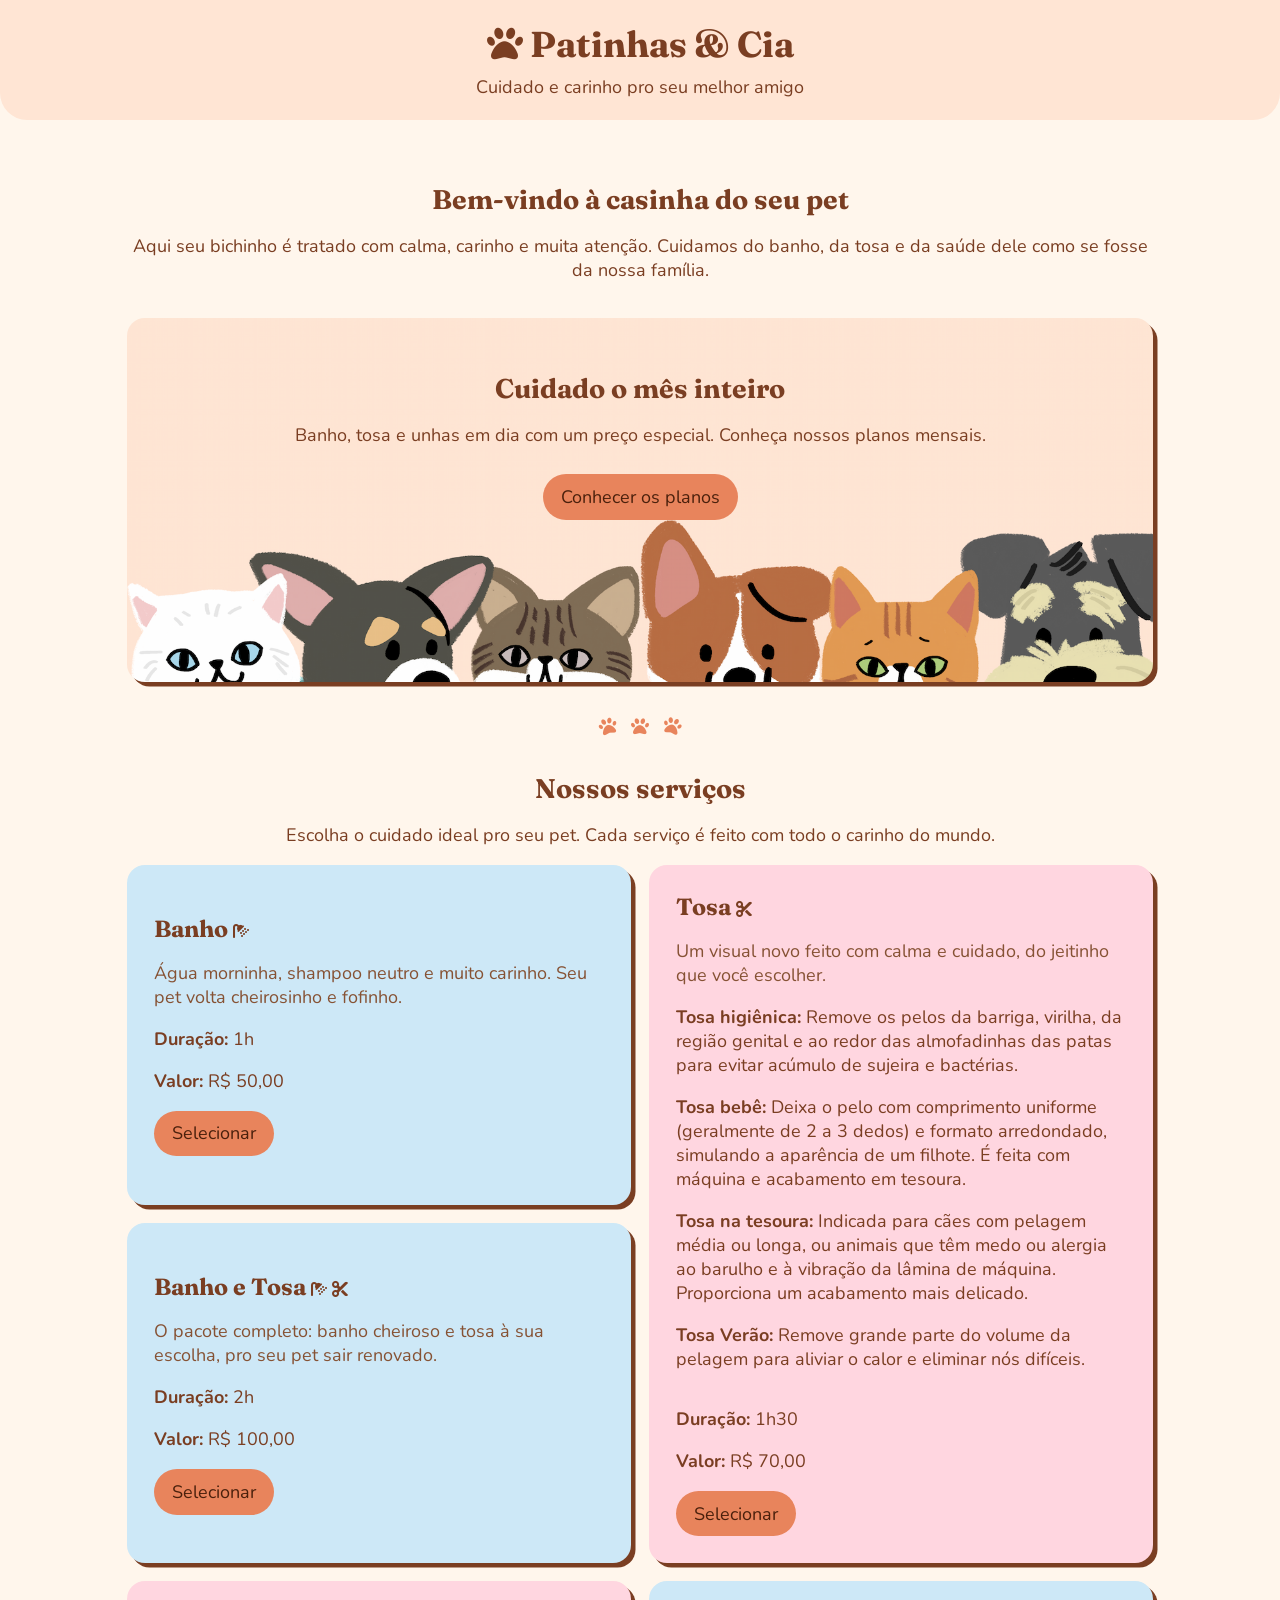
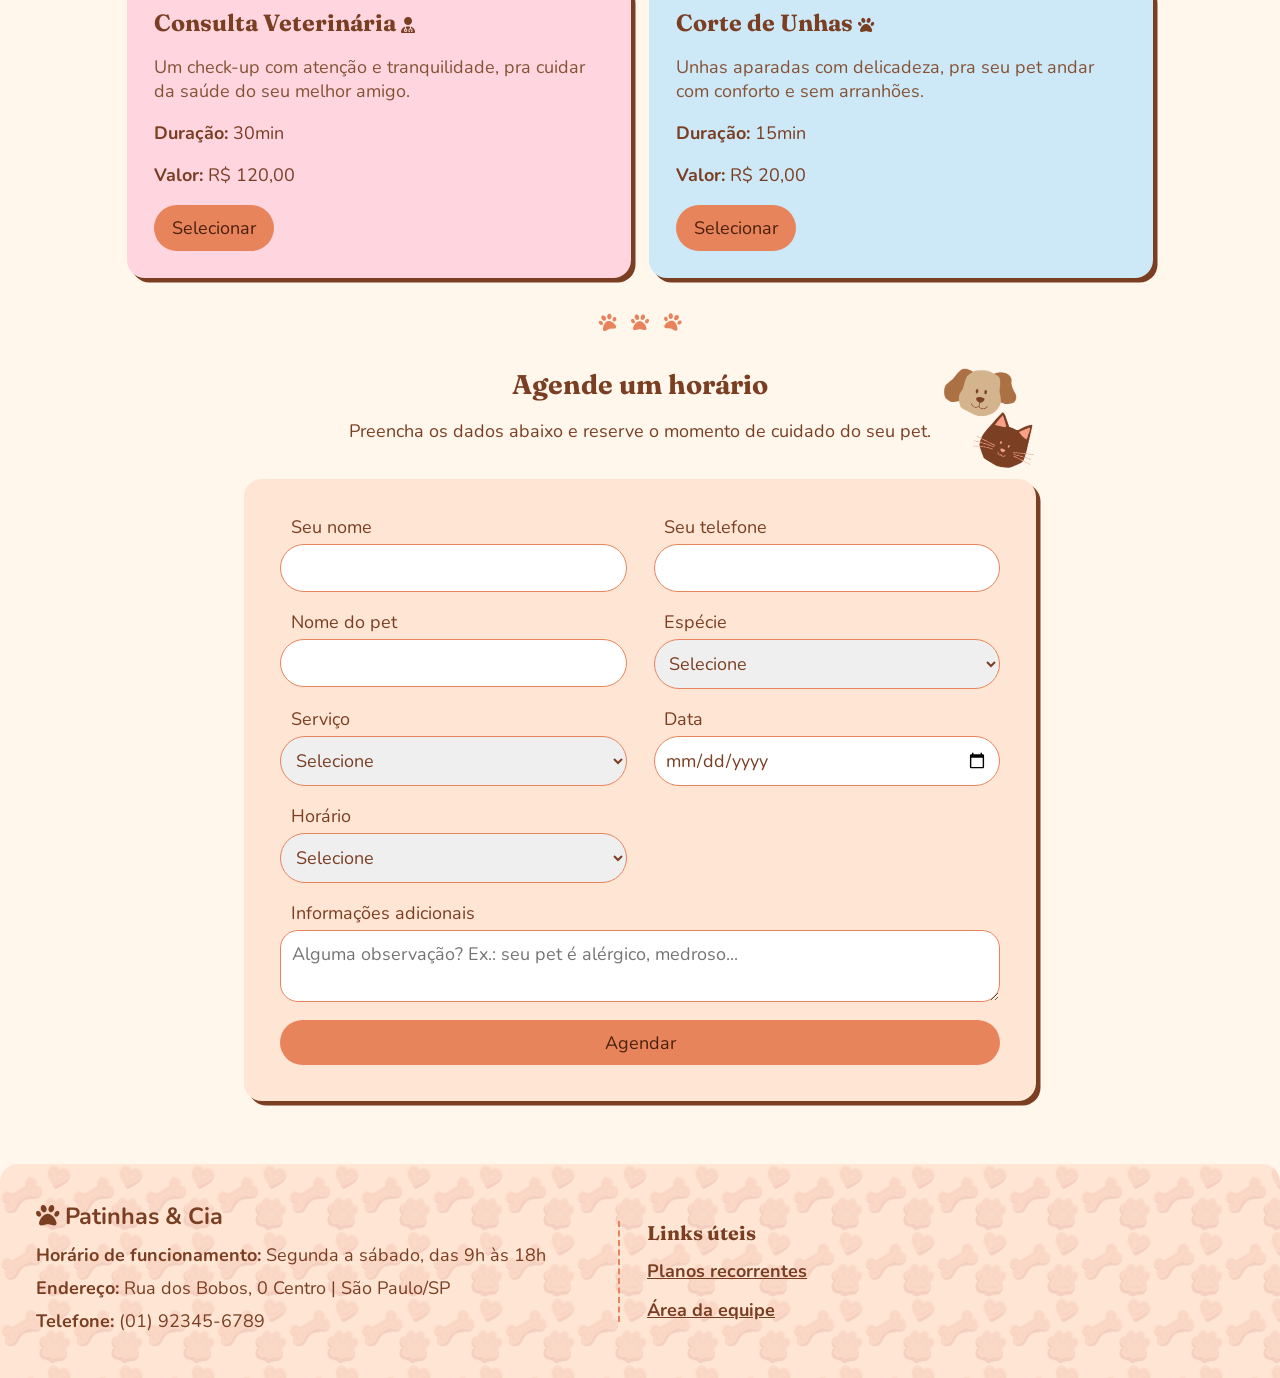
<file: index.html>
<!DOCTYPE html>
<html lang="pt-BR">
<head>
    <meta charset="UTF-8">
    <meta name="viewport" content="width=device-width, initial-scale=1.0">
    <meta name="description" content="Agende banho, tosa e consulta veterinária para o seu pet de um jeito fácil, escolhendo o dia e o horário que preferir.">

    <title>Patinhas &amp; Cia</title>

    <link rel="preconnect" href="https://fonts.googleapis.com">
    <link rel="preconnect" href="https://fonts.gstatic.com" crossorigin>
    <link href="https://fonts.googleapis.com/css2?family=Fraunces:wght@600&family=Nunito:wght@400;600;700&display=swap" rel="stylesheet">
    
    <link rel="stylesheet" href="https://cdnjs.cloudflare.com/ajax/libs/font-awesome/6.5.0/css/all.min.css">
    <link rel="stylesheet" href="styles/style.css">
    <link rel="preload" as="image" href="assets/banner-pets.webp" fetchpriority="high">
</head>
<body>
    <header>
        <h1><i class="fa-solid fa-paw"></i> Patinhas &amp; Cia</h1>
        <p>Cuidado e carinho pro seu melhor amigo</p>
    </header>

    <main>
        <section id="introducao">
            <h2>Bem-vindo à casinha do seu pet</h2>
            <p>Aqui seu bichinho é tratado com calma, carinho e muita atenção. Cuidamos do banho, da tosa e da saúde dele como se fosse da nossa família.</p>
        </section>

        <section id="banner-planos">
            <h2>Cuidado o mês inteiro</h2>
            <p>Banho, tosa e unhas em dia com um preço especial. Conheça nossos planos mensais.</p>
            <a href="planos.html" class="link-botao">Conhecer os planos</a>
        </section>

        <div class="divisoria" aria-hidden="true">
            <i class="fa-solid fa-paw"></i>
            <i class="fa-solid fa-paw"></i>
            <i class="fa-solid fa-paw"></i>
        </div>

        <section id="servicos">
            <div id="servicos-intro">
                <h2>Nossos serviços</h2>
                <p>Escolha o cuidado ideal pro seu pet. Cada serviço é feito com todo o carinho do mundo.</p>
            </div>

            <div id="servicos-cards">
                <article id="banho-info">
                    <h3>Banho <i class="fa-solid fa-shower"></i></h3>
                    <p>Água morninha, shampoo neutro e muito carinho. Seu pet volta cheirosinho e fofinho.</p>
                    <span><strong>Duração:</strong> 1h</span>
                    <span><strong>Valor:</strong> R$ 50,00</span>
                    <button type="button" data-servico="banho">Selecionar</button>
                </article>

                <article id="tosa-info">
                    <h3>Tosa <i class="fa-solid fa-scissors"></i></h3>
                    <p>Um visual novo feito com calma e cuidado, do jeitinho que você escolher.</p>
                    <ul>
                        <li><span>Tosa higiênica:</span> Remove os pelos da barriga, virilha, da região genital e ao redor das almofadinhas das patas para evitar acúmulo de sujeira e bactérias.</li>
                        <li><span>Tosa bebê:</span> Deixa o pelo com comprimento uniforme (geralmente de 2 a 3 dedos) e formato arredondado, simulando a aparência de um filhote. É feita com máquina e acabamento em tesoura.</li>
                        <li><span>Tosa na tesoura:</span> Indicada para cães com pelagem média ou longa, ou animais que têm medo ou alergia ao barulho e à vibração da lâmina de máquina. Proporciona um acabamento mais delicado.</li>
                        <li><span>Tosa Verão:</span> Remove grande parte do volume da pelagem para aliviar o calor e eliminar nós difíceis.</li>
                    </ul>
                    <span><strong>Duração:</strong> 1h30</span>
                    <span><strong>Valor:</strong> R$ 70,00</span>
                    <button type="button" data-servico="tosa">Selecionar</button>
                </article>

                <article id="banho-e-tosa-info">
                    <h3>Banho e Tosa <i class="fa-solid fa-shower"></i>  <i class="fa-solid fa-scissors"></i></h3>
                    <p>O pacote completo: banho cheiroso e tosa à sua escolha, pro seu pet sair renovado.</p>
                    <span><strong>Duração:</strong> 2h</span>
                    <span><strong>Valor:</strong> R$ 100,00</span>
                    <button type="button" data-servico="banho-e-tosa">Selecionar</button>
                </article>

                <article id="consulta-info">
                    <h3>Consulta Veterinária <i class="fa-solid fa-user-doctor"></i></h3>
                    <p>Um check-up com atenção e tranquilidade, pra cuidar da saúde do seu melhor amigo.</p>
                    <span><strong>Duração:</strong> 30min</span>
                    <span><strong>Valor:</strong> R$ 120,00</span>
                    <button type="button" data-servico="consulta-veterinaria">Selecionar</button>
                </article>

                <article id="corte-unhas-info">
                    <h3>Corte de Unhas <i class="fa-solid fa-paw"></i></h3>
                    <p>Unhas aparadas com delicadeza, pra seu pet andar com conforto e sem arranhões.</p>
                    <span><strong>Duração:</strong> 15min</span>
                    <span><strong>Valor:</strong> R$ 20,00</span>
                    <button type="button" data-servico="corte-de-unhas">Selecionar</button>
                </article>
            </div>
        </section>

        <div class="divisoria" aria-hidden="true">
            <i class="fa-solid fa-paw"></i>
            <i class="fa-solid fa-paw"></i>
            <i class="fa-solid fa-paw"></i>
        </div>

        <section id="agendamento">
            <h2>Agende um horário</h2>
            <p>Preencha os dados abaixo e reserve o momento de cuidado do seu pet.</p>
            <img src="assets/gato-cachorro-sticker.png" alt="" class="sticker-cachorro-gato" loading="lazy">
            
            <form action="" id="form-agendamento" class="formulario">
                <div class="campo">
                    <label for="nome">Seu nome</label>
                    <input type="text" id="nome" name="nome" required>
                </div>

                <div class="campo">
                    <label for="telefone">Seu telefone</label>
                    <input type="tel" id="telefone" name="telefone" required>
                </div>

                <div class="campo">
                    <label for="pet-nome">Nome do pet</label>
                    <input type="text" id="pet-nome" name="pet-nome" required>
                </div>

                <div class="campo">
                    <label for="especie">Espécie</label>
                    <select name="especie" id="especie" required>
                        <option value="">Selecione</option>
                        <option value="cachorro">Cachorro</option>
                        <option value="gato">Gato</option>
                        <option value="outro">Outro</option>
                    </select>
                </div>

                <div class="campo">
                    <label for="servico">Serviço</label>
                    <select name="servico" id="servico" required>
                        <option value="">Selecione</option>
                    </select>
                </div>

                <div id="opcoes-tosa" class="campo" hidden>
                    <label for="tipo-tosa">Tipo de tosa</label>
                    <select name="tipo-tosa" id="tipo-tosa">
                        <option value="">Selecione</option>
                    </select>
                </div>

                <div class="campo">
                    <label for="data">Data</label>
                    <input type="date" id="data" name="data" required>
                </div>

                <div class="campo">
                    <label for="horario">Horário</label>
                    <select name="horario" id="horario" required>
                        <option value="">Selecione</option>
                    </select>
                </div>

                <div class="campo campo-completo">
                    <label for="informacao-adicional">Informações adicionais</label>
                    <textarea name="informacao-adicional" id="informacao-adicional" placeholder="Alguma observação? Ex.: seu pet é alérgico, medroso..."></textarea>
                </div>

                <button type="submit" class="botao">Agendar</button>
            </form>

            <div id="mensagem-confirmacao" role="status"></div>
        </section>
    </main>

    <footer>
        <div class="local-infos">
            <strong><i class="fa-solid fa-paw"></i> Patinhas &amp; Cia</strong>
            <ul>
                <li><span>Horário de funcionamento:</span> Segunda a sábado, das 9h às 18h</li>
                <li><span>Endereço:</span> Rua dos Bobos, 0 Centro | São Paulo/SP</li>
                <li><span>Telefone:</span> (01) 92345-6789</li>
            </ul>
        </div>

        <nav aria-labelledby="titulo-links">
            <h2 id="titulo-links">Links úteis</h2>
            <a href="planos.html">Planos recorrentes</a>
            <a href="login.html">Área da equipe</a>
        </nav>
    </footer>

    <script src="scripts/servicos.js"></script>
    <script src="scripts/comum.js"></script>
    <script src="scripts/formulario.js"></script>
    <script src="scripts/tutor.js"></script>
</body>
</html>
</file>
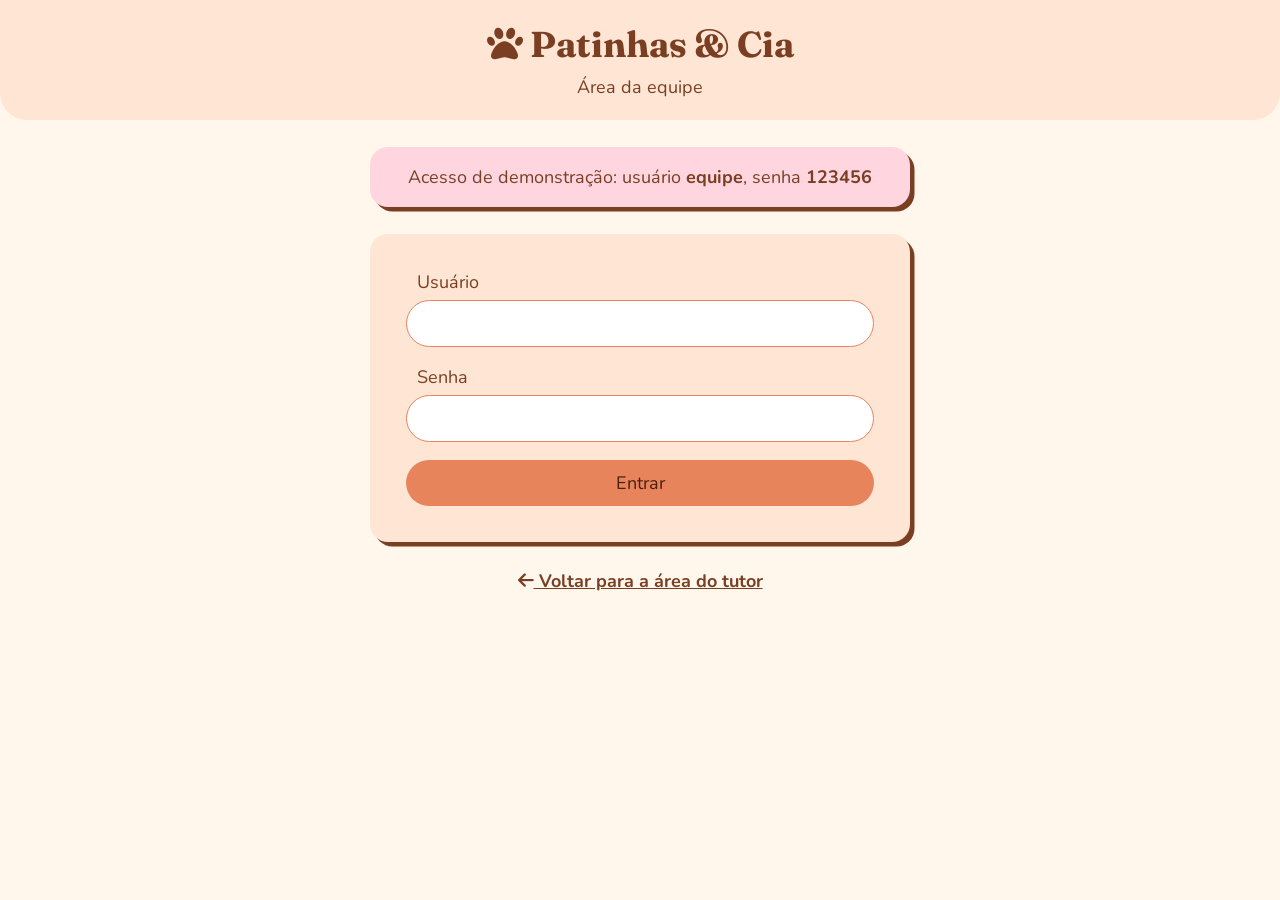
<file: assinaturas.html>
<!DOCTYPE html>
<html lang="pt-BR">
<head>
    <meta charset="UTF-8">
    <meta name="viewport" content="width=device-width, initial-scale=1.0">
    <meta name="description" content="Painel da equipe da Patinhas & Cia: assinaturas dos planos mensais.">
    
    <title>Assinaturas - Patinhas &amp; Cia</title>

    <link rel="preconnect" href="https://fonts.googleapis.com">
    <link rel="preconnect" href="https://fonts.gstatic.com" crossorigin>
    <link href="https://fonts.googleapis.com/css2?family=Fraunces:wght@600&family=Nunito:wght@400;600;700&display=swap" rel="stylesheet">

    <link rel="stylesheet" href="https://cdnjs.cloudflare.com/ajax/libs/font-awesome/6.5.0/css/all.min.css">
    <link rel="stylesheet" href="styles/style.css">
</head>
<body>
    <header>
        <h1><i class="fa-solid fa-paw"></i> Patinhas &amp; Cia</h1>
        <p>Painel da equipe</p>

        <div class="acoes-header">
            <nav aria-label="Links do painel">
                <a href="painel.html" class="aba">Agenda</a>
                <a href="assinaturas.html" class="aba" aria-current="page">Assinaturas</a>
            </nav>
            <button type="button" id="botao-sair"><i class="fa-solid fa-arrow-right-from-bracket"></i> Sair</button>
        </div>
    </header>

    <main>
        <section id="assinaturas">
            <h2>Assinaturas</h2>

            <div id="totais-assinaturas">
                <p id="total-assinantes" role="status"></p>
                <p id="total-mensal" role="status"></p>
            </div>

            <div id="lista-assinaturas"></div>
        </section>
    </main>

    <script src="scripts/servicos.js"></script>
    <script src="scripts/planos.js"></script>
    <script src="scripts/comum.js"></script>
    <script src="scripts/assinaturas.js"></script>
</body>
</html>
</file>
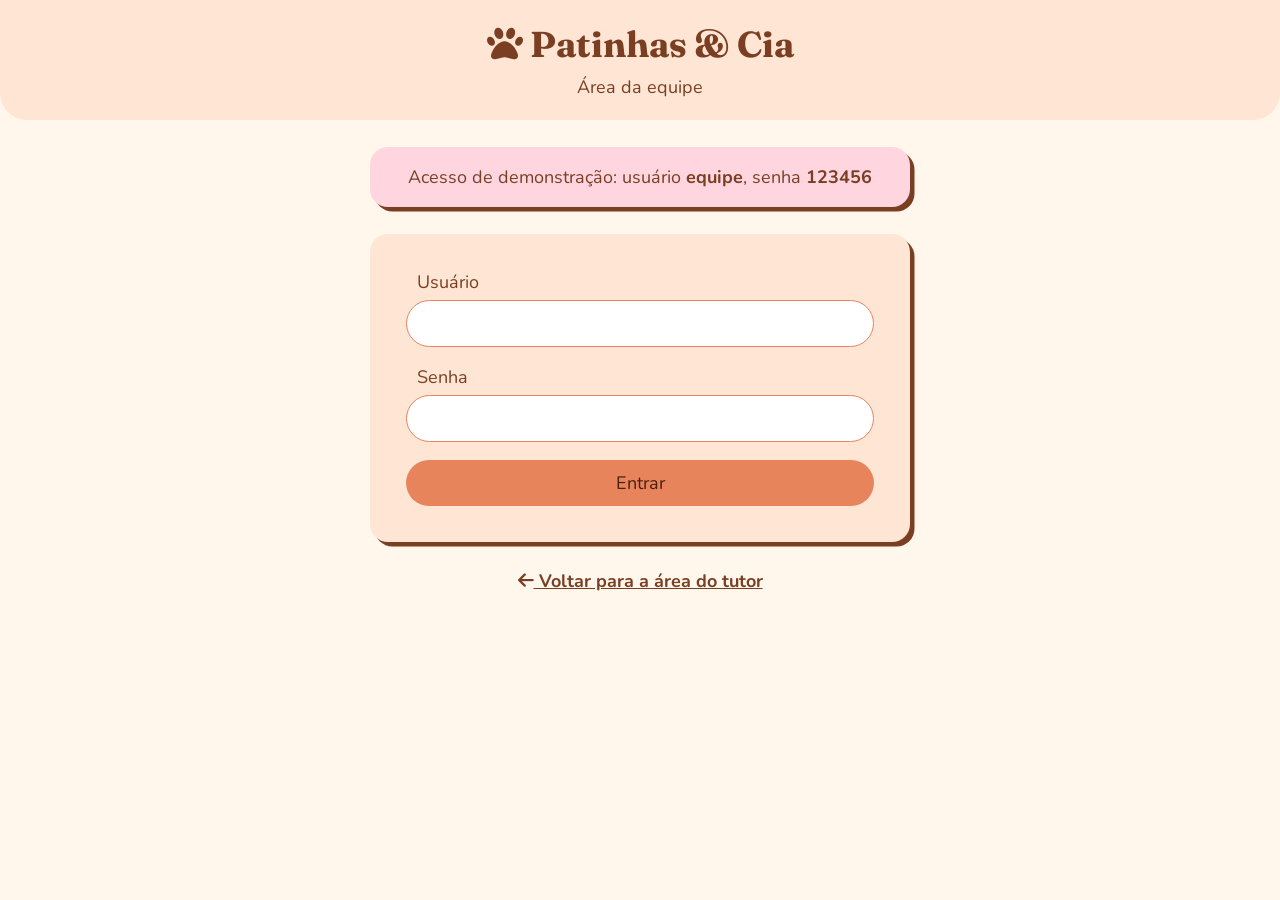
<file: login.html>
<!DOCTYPE html>
<html lang="pt-BR">
<head>
    <meta charset="UTF-8">
    <meta name="viewport" content="width=device-width, initial-scale=1.0">
    <meta name="description" content="Área da equipe da Patinhas & Cia para acompanhar a agenda e as assinaturas.">
    
    <title>Área da Equipe - Patinhas &amp; Cia</title>

    <link rel="preconnect" href="https://fonts.googleapis.com">
    <link rel="preconnect" href="https://fonts.gstatic.com" crossorigin>
    <link href="https://fonts.googleapis.com/css2?family=Fraunces:wght@600&family=Nunito:wght@400;600;700&display=swap" rel="stylesheet">
    
    <link rel="stylesheet" href="https://cdnjs.cloudflare.com/ajax/libs/font-awesome/6.5.0/css/all.min.css">
    <link rel="stylesheet" href="styles/style.css">
</head>
<body>
    <header>
        <h1><i class="fa-solid fa-paw"></i> Patinhas &amp; Cia</h1>
        <p>Área da equipe</p>
    </header>

    <main>
        <p class="dica-acesso">Acesso de demonstração: usuário <strong>equipe</strong>, senha <strong>123456</strong></p>

        <form action="" id="form-login" class="formulario">
            <div class="campo">
                <label for="usuario">Usuário</label>
                <input type="text" id="usuario" name="usuario" required>
            </div>

            <div class="campo">
                <label for="senha">Senha</label>
                <input type="password" id="senha" name="senha" required>
            </div>

            <button type="submit" id="botao-entrar">Entrar</button>
        </form>

        <div id="mensagem-erro" role="alert"></div>

        <a href="index.html" class="link-voltar"><i class="fa-solid fa-arrow-left"></i> Voltar para a área do tutor</a>
    </main>

    <script src="scripts/login.js"></script>
</body>
</html>
</file>
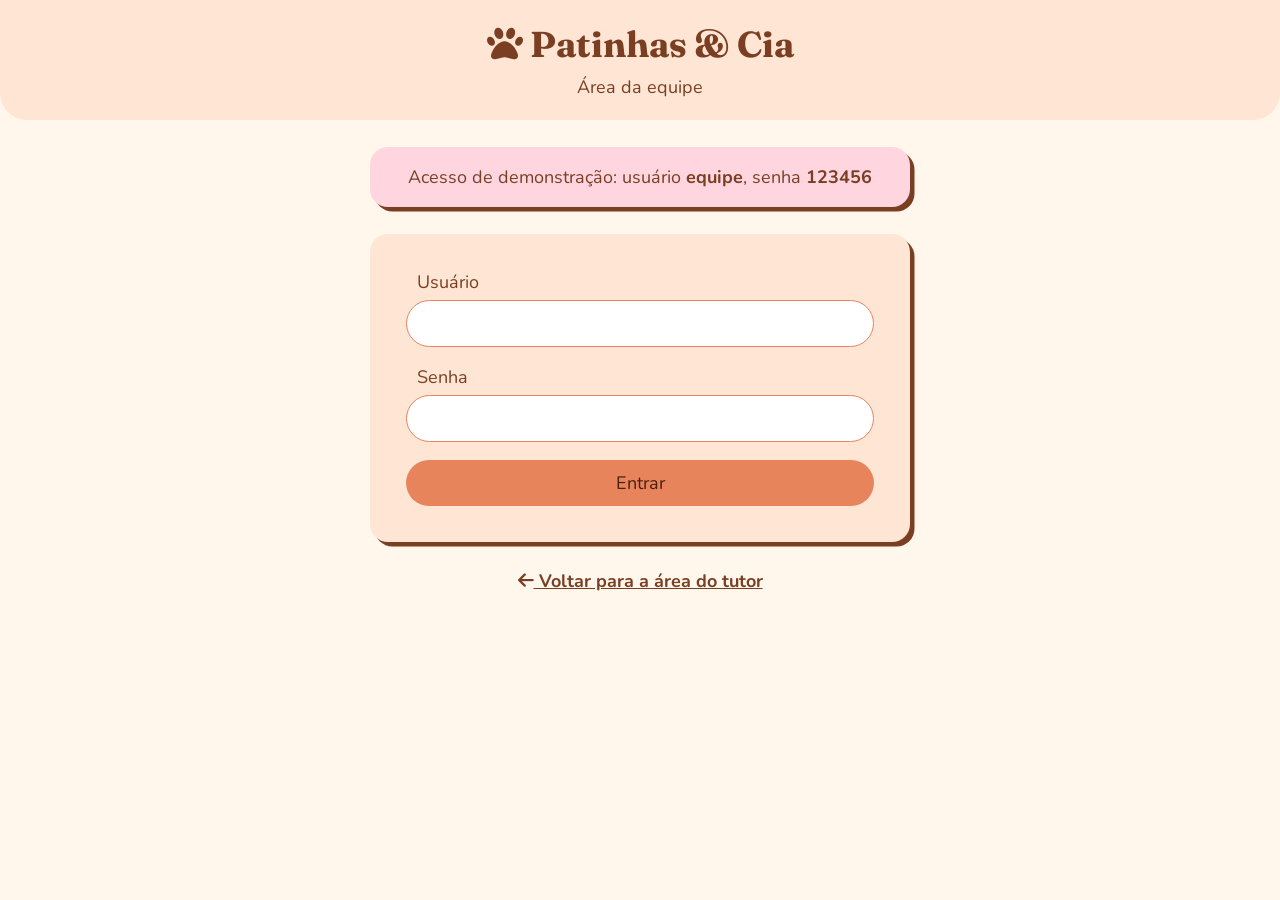
<file: painel.html>
<!DOCTYPE html>
<html lang="pt-BR">
<head>
    <meta charset="UTF-8">
    <meta name="viewport" content="width=device-width, initial-scale=1.0">
    <meta name="description" content="Painel da equipe da Patinhas & Cia: agenda do dia, totais e agendamentos.">
    
    <title>Painel da Equipe - Patinhas &amp; Cia</title>

    <link rel="preconnect" href="https://fonts.googleapis.com">
    <link rel="preconnect" href="https://fonts.gstatic.com" crossorigin>
    <link href="https://fonts.googleapis.com/css2?family=Fraunces:wght@600&family=Nunito:wght@400;600;700&display=swap" rel="stylesheet">

    <link rel="stylesheet" href="https://cdnjs.cloudflare.com/ajax/libs/font-awesome/6.5.0/css/all.min.css">
    <link rel="stylesheet" href="styles/style.css">
</head>
<body>
    <header>
        <h1><i class="fa-solid fa-paw"></i> Patinhas &amp; Cia</h1>
        <p>Painel da equipe</p>

        <div class="acoes-header">
            <nav aria-label="Links do painel">
                <a href="painel.html" class="aba" aria-current="page">Agenda</a>
                    <a href="assinaturas.html" class="aba">Assinaturas</a>
            </nav>
            <button type="button" id="botao-sair"><i class="fa-solid fa-arrow-right-from-bracket"></i> Sair</button>
        </div>
    </header>

    <main>
        <section id="agenda">
            <h2>Agenda do dia</h2>

            <div class="campo">
                <label for="data-agenda">Data</label>
                <input type="date" id="data-agenda">
            </div>

            <button type="button" id="abrir-agendamento">Novo agendamento</button>

            <div id="mensagem-agenda" role="status"></div>
            
            <details>
                <summary><i class="fa-solid fa-filter" aria-hidden="true"></i> Filtros</summary>

                <div class="campo">
                    <label for="filtro-pagamento">Pagamento</label>
                    <select name="filtro-pagamento" id="filtro-pagamento">
                        <option value="">Todos</option>
                        <option value="pendente">Pendente</option>
                        <option value="pago">Pago</option>
                    </select>
                </div>

                <div class="campo">
                    <label for="filtro-status">Status</label>
                    <select name="filtro-status" id="filtro-status">
                        <option value="">Todos</option>
                        <option value="agendado">Agendado</option>
                        <option value="concluido">Concluído</option>
                        <option value="cancelado">Cancelado</option>
                    </select>
                </div>
            </details>

            <div id="totais">
                <p id="total-dia" role="status"></p>
                <p id="total-recebido" role="status"></p>
            </div>

            <div id="lista-agenda"></div>
        </section>

        <dialog id="agendamento-manual" aria-labelledby="titulo-agendamento">
            <button type="button" id="fechar-agendamento" aria-label="Fechar">
                <i class="fa-solid fa-xmark" aria-hidden="true"></i>
            </button>

            <h2 id="titulo-agendamento">Agendamento manual</h2>

            <form action="" id="form-manual" class="formulario">
                <div class="campo">
                    <label for="nome">Nome do tutor</label>
                    <input type="text" id="nome" name="nome" required>
                </div>

                <div class="campo">
                    <label for="telefone">Telefone do tutor</label>
                    <input type="tel" id="telefone" name="telefone" required>
                </div>

                <div class="campo">
                    <label for="pet-nome">Nome do pet</label>
                    <input type="text" id="pet-nome" name="pet-nome" required>
                </div>

                <div class="campo">
                    <label for="especie">Espécie</label>
                    <select name="especie" id="especie" required>
                        <option value="">Selecione</option>
                        <option value="cachorro">Cachorro</option>
                        <option value="gato">Gato</option>
                        <option value="outro">Outro</option>
                    </select>
                </div>

                <div class="campo">
                    <label for="servico">Serviço</label>
                    <select name="servico" id="servico" required>
                        <option value="">Selecione</option>
                    </select>
                </div>

                <div id="opcoes-tosa" class="campo" hidden>
                    <label for="tipo-tosa">Tipo de tosa</label>
                    <select name="tipo-tosa" id="tipo-tosa">
                        <option value="">Selecione</option>
                    </select>
                </div>

                <div class="campo">
                    <label for="data">Data</label>
                    <input type="date" id="data" name="data" required>
                </div>

                <div class="campo">
                    <label for="horario">Horário</label>
                    <select name="horario" id="horario" required>
                        <option value="">Selecione</option>
                    </select>
                </div>

                <div class="campo">
                    <label for="valor">Valor</label>
                    <input type="number" id="valor" name="valor" step="0.01" required>
                </div>

                <div class="campo">
                    <label for="pagamento">Pagamento</label>
                    <select name="pagamento" id="pagamento" required>
                        <option value="">Selecione</option>
                        <option value="pendente">Pendente</option>
                        <option value="pago">Pago</option>
                    </select>
                </div>

                <div class="campo">
                    <label for="informacao-adicional">Informações adicionais</label>
                    <textarea name="informacao-adicional" id="informacao-adicional" placeholder="Alguma observação? Ex.: seu pet é alérgico, medroso..."></textarea>
                </div>

                <button type="submit" id="botao-salvar">Agendar</button>
            </form>

            <div id="mensagem-confirmacao" role="status"></div>
        </dialog>
    </main>

    <script src="scripts/servicos.js"></script>
    <script src="scripts/comum.js"></script>
    <script src="scripts/formulario.js"></script>
    <script src="scripts/painel.js"></script>
</body>
</html>
</file>
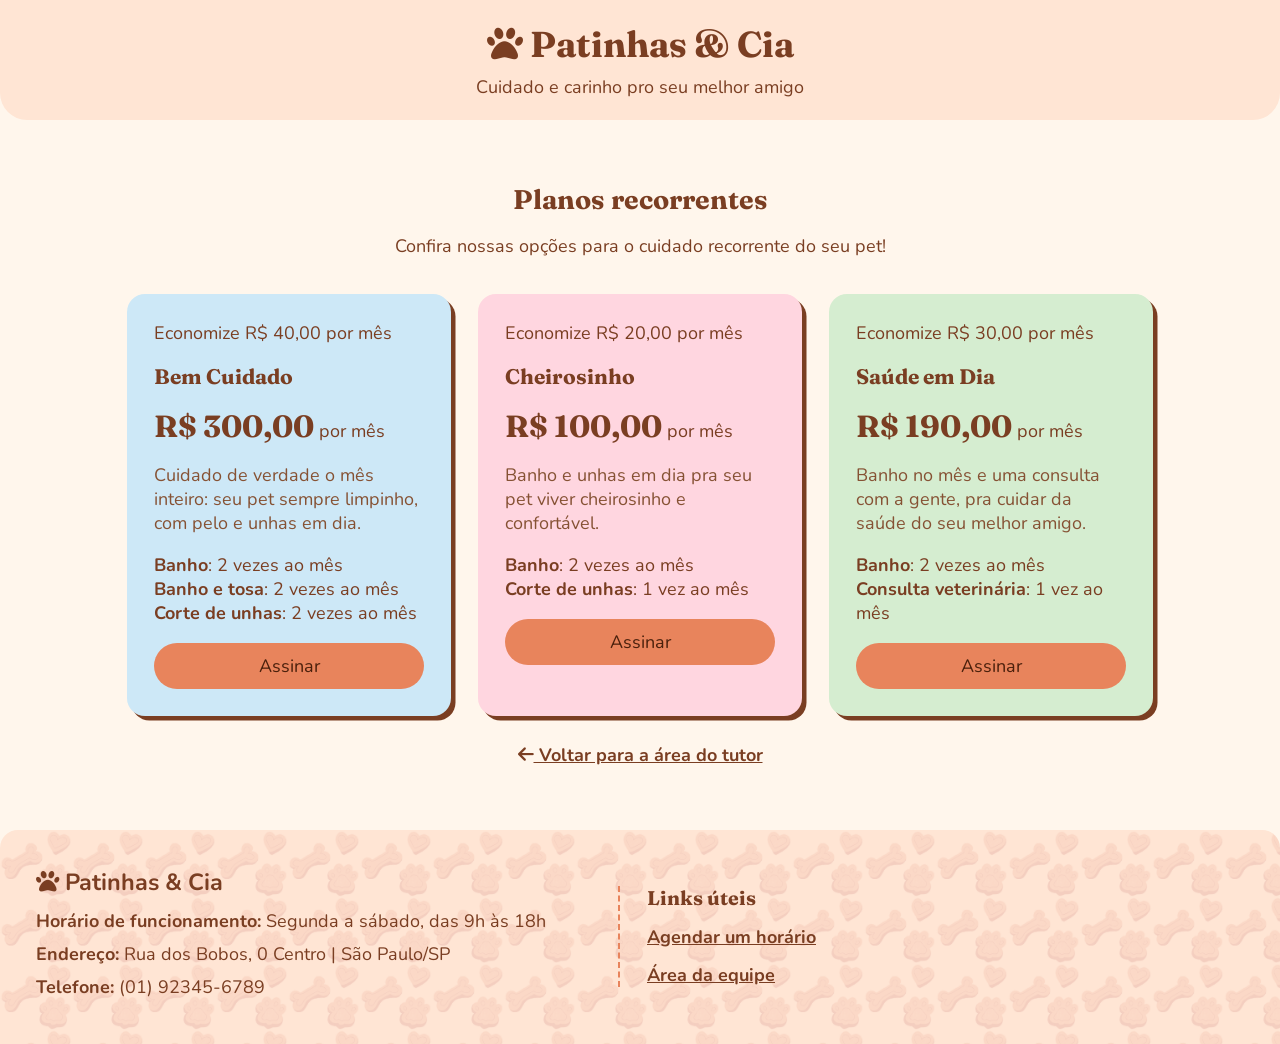
<file: planos.html>
<!DOCTYPE html>
<html lang="pt-BR">
<head>
    <meta charset="UTF-8">
    <meta name="viewport" content="width=device-width, initial-scale=1.0">
    <meta name="description" content="Conheça os planos mensais da Patinhas & Cia: banho, tosa e unhas em dia com um preço especial para o seu pet.">
    
    <title>Planos recorrentes - Patinhas &amp; Cia</title>

    <link rel="preconnect" href="https://fonts.googleapis.com">
    <link rel="preconnect" href="https://fonts.gstatic.com" crossorigin>
    <link href="https://fonts.googleapis.com/css2?family=Fraunces:wght@600&family=Nunito:wght@400;600;700&display=swap" rel="stylesheet">
    
    <link rel="stylesheet" href="https://cdnjs.cloudflare.com/ajax/libs/font-awesome/6.5.0/css/all.min.css">
    <link rel="stylesheet" href="styles/style.css">
</head>
<body>
    <header>
        <h1><i class="fa-solid fa-paw"></i> Patinhas &amp; Cia</h1>
        <p>Cuidado e carinho pro seu melhor amigo</p>
    </header>

    <main>
        <section id="planos-recorrentes">
            <h2>Planos recorrentes</h2>
            <p>Confira nossas opções para o cuidado recorrente do seu pet!</p>
        
            <div id="lista-planos"></div>

            <a href="index.html" class="link-voltar"><i class="fa-solid fa-arrow-left"></i> Voltar para a área do tutor</a>
        </section>

        <dialog id="assinatura" aria-labelledby="titulo-assinatura">
            <button type="button" id="fechar-assinatura" aria-label="Fechar">
                <i class="fa-solid fa-xmark" aria-hidden="true"></i>
            </button>

            <h2 id="titulo-assinatura">Assinar plano</h2>

            <p id="plano-escolhido"></p>

            <form action="" id="form-assinatura" class="formulario">
                <div class="campo">
                    <label for="assinante-nome">Seu nome</label>
                    <input type="text" id="assinante-nome" name="assinante-nome" required>
                </div>

                <div class="campo">
                    <label for="assinante-telefone">Seu telefone</label>
                    <input type="tel" id="assinante-telefone" name="assinante-telefone" required>
                </div>

                <div class="campo">
                    <label for="assinante-pet">Nome do pet</label>
                    <input type="text" id="assinante-pet" name="assinante-pet" required>
                </div>

                <button type="submit">Quero assinar</button>
            </form>
        </dialog>

        <div id="mensagem-confirmacao" role="status"></div>
    </main>

    <footer>
        <div class="local-infos">
            <strong><i class="fa-solid fa-paw"></i> Patinhas &amp; Cia</strong>
            <ul>
                <li><span>Horário de funcionamento:</span> Segunda a sábado, das 9h às 18h</li>
                <li><span>Endereço:</span> Rua dos Bobos, 0 Centro | São Paulo/SP</li>
                <li><span>Telefone:</span> (01) 92345-6789</li>
            </ul>
        </div>

        <nav aria-labelledby="titulo-links">
            <h2 id="titulo-links">Links úteis</h2>
            <a href="index.html#agendamento">Agendar um horário</a>
            <a href="login.html">Área da equipe</a>
        </nav>
    </footer>

    <script src="scripts/servicos.js"></script>
    <script src="scripts/planos.js"></script>
    <script src="scripts/pagina-planos.js"></script>
</body>
</html>
</file>
<file: styles/style.css>
:root {
    --cor-fundo: #FFF6EC;
    --cor-cards: #FFE5D4;
    --cor-destaque: #E8845C;
    --cor-destaque-azul: #CDE8F7;
    --cor-destaque-rosa: #FFD6E0;
    --cor-erro: #F8C9C4;
    --cor-sucesso: #D5EDD0;
    --cor-texto: #7A3E22;
    --cor-texto-secundario: #865234;
    --cor-texto-botao: #4A200C;

    --fonte-titulo: 'Fraunces', serif;
    --fonte-corpo: 'Nunito', sans-serif;
}

* {
    margin: 0;
    padding: 0;
    box-sizing: border-box;
}

body {
    font-family: var(--fonte-corpo);
    color: var(--cor-texto);
    background-color: var(--cor-fundo);
}

h1, h2, h3 {
    font-family: var(--fonte-titulo);
}

header {
    padding: 1.2rem;
    text-align: center;
    border-radius: 0 0 1.5rem 1.5rem;
    background-color: var(--cor-cards);
}

header p {
    margin-top: 0.5rem;
}

header nav {
    display: flex;
    gap: 1.2rem;
}

.aba {
    padding-bottom: 0.3rem;
    line-height: 1;
    font-weight: 700;
    color: var(--cor-texto);
    text-decoration: none;
    border-bottom: 0.1875rem solid transparent;
    transition: border-color 0.3s ease-in;
}

.aba[aria-current="page"] {
    border-bottom-color: var(--cor-destaque);
}

#botao-sair {
    padding: 0.1rem;
    font-family: var(--fonte-corpo);
    font-size: 1rem;
    font-weight: 700;
    color: var(--cor-texto);
    border: none;
    border-bottom: 0.1875rem solid transparent;
    background-color: transparent;
    cursor: pointer;
    transition: border-color 0.3s ease-in;
}

.acoes-header {
    display: flex;
    align-items: baseline;
    justify-content: center;
    gap: 0.8rem;
    margin-top: 0.8rem;
}

main {
    max-width: 60rem;
    margin: 0 auto;
    padding: 1.5rem;
}

section {
    margin-top: 2rem;
    margin-bottom: 2rem;
}

/* Divisória de patinhas */
@keyframes pular {
    0%, 100% {
        translate: 0 0;
    }

    50% {
        translate: 0 -0.4rem;
    }
}

@keyframes balancar {
    0%, 100% {
        rotate: 0deg;
    }

    25% {
        rotate: -4deg;
    }

    75% {
        rotate: 4deg;
    }
}

.divisoria {
    display: flex;
    gap: 0.8rem;
    align-items: center;
    justify-content: center;
    color: var(--cor-destaque);
}

.divisoria i {
    animation: pular 1.5s ease-in-out infinite;
}

.divisoria i:nth-child(1) {
    transform: rotate(-15deg);
}

.divisoria i:nth-child(2) {
    animation-delay: 0.2s;
}

.divisoria i:nth-child(3) {
    transform: rotate(15deg);
    animation-delay: 0.4s;
}

/* Seções centralizadas */
#introducao,
#servicos,
#agendamento,
#agendamento-manual,
#agenda,
#planos-recorrentes,
#assinaturas {
    text-align: center;
}

#introducao h2,
#servicos h2,
#agendamento h2,
#agendamento-manual h2,
#agenda h2,
#planos-recorrentes h2,
#assinaturas {
    margin-bottom: 1rem;
}

#introducao p,
#agendamento p,
#planos-recorrentes > p {
    margin-bottom: 2rem;
}

/* Banner dos planos */
#banner-planos {
    padding: 3rem 1.5rem 9rem;
    text-align: center;
    border-radius: 1rem;
    background-color: var(--cor-cards);
    background-image: url('../assets/banner-pets.webp');
    background-repeat: no-repeat;
    background-position: bottom;
    background-size: cover;
    box-shadow: 0.25rem 0.25rem 0 var(--cor-texto);
}

#banner-planos h2 {
    margin-bottom: 1rem;
}

#banner-planos p {
    margin-bottom: 1.5rem;
}

.link-botao {
    display: inline-block;
    padding: 0.6rem 1rem;
    text-decoration: none;
    color: var(--cor-texto-botao);
    border-radius: 2rem;
    background-color: var(--cor-destaque);
    transition: background-color 0.3s ease-in, color 0.3s ease-in;
}

/* Serviços */
#servicos-intro {
    margin-bottom: 1rem;
}

#servicos-cards {
    display: flex;
    flex-direction: column;
    gap: 1rem;
}

#servicos-cards article {
    display: flex;
    flex-direction: column;
    gap: 1rem;
    padding: 1.5rem;
    text-align: left;
    border-radius: 1rem;
    background-color: var(--cor-cards);
    box-shadow: 0.25rem 0.25rem 0 var(--cor-texto);
}

#servicos-cards article:nth-child(odd) {
    background-color: var(--cor-destaque-azul);
}

#servicos-cards article:nth-child(even) {
    background-color: var(--cor-destaque-rosa);
}

#servicos-cards h3 {
    font-size: 1.3rem;
}

#servicos-cards h3 i {
    font-size: 0.9rem;
}

#servicos-cards p {
    color: var(--cor-texto-secundario);
}

#tosa-info li {
    list-style: none;
    margin-bottom: 1rem;
}

#tosa-info li span {
    font-weight: 700;
    color: var(--cor-texto);
}

/* Botões */
#servicos-cards button,
.formulario button,
#abrir-agendamento,
.botao-editar,
.botao-assinar {
    align-self: flex-start;
    padding: 0.6rem 1rem;
    font-family: var(--fonte-corpo);
    font-size: 1rem;
    color: var(--cor-texto-botao);
    border: none;
    border-radius: 2rem;
    background-color: var(--cor-destaque);
    cursor: pointer;
    transition: background-color 0.3s ease-in, color 0.3s ease-in;
}

#servicos-cards button:focus-visible,
.formulario button:focus-visible,
#botao-sair:focus-visible,
#abrir-agendamento:focus-visible,
#fechar-agendamento:focus-visible,
#fechar-assinatura:focus-visible,
.botao-agendar:focus-visible,
.botao-assinar:focus-visible,
.link-botao:focus-visible {
    outline: 0.125rem solid var(--cor-texto);
    outline-offset: 0.1rem;
}

.formulario button {
    width: 100%;
}

#abrir-agendamento {
    margin-top: 1rem;
}

/* Sticker (só no desktop) */
.sticker-cachorro-gato {
    display: none;
}

/* Formulários */
.formulario {
    display: flex;
    flex-direction: column;
    gap: 1rem;
    max-width: 30rem;
    margin: 0 auto;
    padding: 2rem;
    text-align: start;
    border-radius: 1rem;
    background-color: var(--cor-cards);
    box-shadow: 0.25rem 0.25rem 0 var(--cor-texto);
}

.campo {
    display: flex;
    flex-direction: column;
    gap: 0.3rem;
}

.campo[hidden] {
    display: none;
}

.campo label {
    padding-left: 0.6rem;
}

input,
select,
textarea {
    width: 100%;
    padding: 0.6rem;
    font-family: inherit;
    font-size: inherit;
    color: inherit;
    border: 0.0625rem solid var(--cor-destaque);
    border-radius: 2rem;
}

textarea {
    border-radius: 1rem;
    resize: vertical;
}

/* Mensagens */
#mensagem-confirmacao,
#mensagem-erro,
#mensagem-agenda {
    max-width: 30rem;
    margin: 1.5rem auto 0;
    padding: 1rem;
    text-align: center;
    font-weight: 700;
    border-radius: 1rem;
    background-color: var(--cor-destaque-azul);
    box-shadow: 0.25rem 0.25rem 0 var(--cor-texto);
}

#mensagem-confirmacao:empty,
#mensagem-erro:empty,
#mensagem-agenda:empty {
    display: none;
}

#mensagem-erro {
    background-color: var(--cor-erro);
}

/* Rodapé */
footer {
    position: relative;
    padding: 2rem;
    text-align: left;
    border-radius: 1rem 1rem 0 0;
    background-color: var(--cor-cards);
    isolation: isolate;
}

footer::before {
    content: '';
    position: absolute;
    inset: 0;
    z-index: -1;
    border-radius: inherit;
    background-image: url(../assets/biscoitos-sticker.png);
    background-size: 4rem;
    opacity: 0.12;
    pointer-events: none;
}

footer strong {
    display: block;
    margin-bottom: 0.6rem;
    font-size: 1.3rem;
}

footer li {
    margin-bottom: 0.5rem;
    list-style: none;
}

footer li span {
    font-weight: 700;
}

footer nav {
    display: flex;
    flex-direction: column;
    align-items: flex-start;
    gap: 0.8rem;
    margin-top: 1.5rem;
    padding-top: 1.5rem;
    border-top: 0.125rem dashed var(--cor-destaque);
}

footer nav h2 {
    font-size: 1.1rem;
}

footer nav a {
    font-weight: 700;
    color: var(--cor-texto);
    text-decoration: underline;
}

/* Página de login */
.dica-acesso {
    max-width: 30rem;
    margin: 0 auto 1.5rem;
    padding: 1rem;
    text-align: center;
    border-radius: 1rem;
    background-color: var(--cor-destaque-rosa);
    box-shadow: 0.25rem 0.25rem 0 var(--cor-texto);
}

.link-voltar {
    display: block;
    width: fit-content;
    margin: 1.5rem auto 0;
    font-weight: 700;
    color: var(--cor-texto);
    text-decoration: underline;
}

.link-voltar:focus-visible,
footer nav a:focus-visible,
.aba:focus-visible {
    outline: 0.125rem solid var(--cor-texto);
    outline-offset: 0.1rem;
}

/* Painel da equipe */
#agenda .campo {
    max-width: 20rem;
    margin: 0 auto;
}

#agenda summary {
    margin-top: 1rem;
    margin-bottom: 1rem;
    font-weight: 700;
    cursor: pointer;
}

#totais,
#totais-assinaturas {
    display: flex;
    flex-direction: column;
    gap: 1rem;
    max-width: 40rem;
    margin: 1rem auto 0;
}

#total-dia,
#total-recebido,
#total-assinantes,
#total-mensal {
    padding: 1rem;
    font-size: 1.2rem;
    border-radius: 2rem;
    background-color: var(--cor-cards);
    box-shadow: 0.25rem 0.25rem 0 var(--cor-texto);
}

#total-dia:empty,
#total-recebido:empty,
#total-assinantes:empty,
#total-mensal:empty {
    display: none;
}

#total-recebido {
    background-color: var(--cor-sucesso);
}

#lista-agenda {
    display: flex;
    flex-direction: column;
    gap: 1rem;
    margin-top: 1.5rem;
}

.cartao-agenda,
.cartao-assinatura {
    display: flex;
    flex-direction: column;
    gap: 1rem;
    padding: 1.5rem;
    text-align: left;
    border-radius: 1rem;
    background-color: var(--cor-cards);
    box-shadow: 0.25rem 0.25rem 0 var(--cor-texto);
    transition: background-color 0.3s ease-in;
}

.cartao-agenda label,
.cartao-assinatura label {
    display: flex;
    flex-direction: column;
    gap: 0.3rem;
    font-weight: 700;
}

.cartao-agenda.pagamento-pago {
    background-color: var(--cor-sucesso);
}

/* Modais */
#agendamento-manual,
#assinatura {
    width: 90%;
    max-width: 32rem;
    margin: auto;
    padding: 2.5rem 1.5rem 1.5rem;
    color: var(--cor-texto);
    border: none;
    border-radius: 1rem;
    background-color: var(--cor-cards);
    box-shadow: 0.25rem 0.25rem 0 var(--cor-texto);
    scrollbar-width: thin;
    scrollbar-color: var(--cor-destaque) transparent;
}

#agendamento-manual::backdrop,
#assinatura::backdrop {
    background-color: rgba(122, 62, 34, 0.5);
}

#agendamento-manual .formulario,
#assinatura .formulario {
    padding: 0;
    background-color: transparent;
    box-shadow: none;
}

#fechar-agendamento,
#fechar-assinatura {
    position: absolute;
    top: 0.8rem;
    right: 0.8rem;
    display: flex;
    align-items: center;
    justify-content: center;
    width: 2.2rem;
    height: 2.2rem;
    font-size: 1rem;
    color: var(--cor-texto-botao);
    border: none;
    border-radius: 50%;
    background-color: var(--cor-destaque);
    cursor: pointer;
    transition: background-color 0.3s ease-in, color 0.3s ease-in;
}

#plano-escolhido {
    margin-bottom: 1rem;
    font-weight: 700;
}

/* Página de planos */
#lista-planos {
    display: flex;
    flex-direction: column;
    gap: 1.5rem;
    min-height: 65rem;
}

.cartao-plano {
    display: flex;
    flex-direction: column;
    gap: 1rem;
    padding: 1.5rem;
    text-align: left;
    border-radius: 1rem;
    background-color: var(--cor-cards);
    box-shadow: 0.25rem 0.25rem 0 var(--cor-texto);
}

.cartao-plano:nth-child(1) {
    background-color: var(--cor-destaque-azul);
}

.cartao-plano:nth-child(2) {
    background-color: var(--cor-destaque-rosa);
}

.cartao-plano:nth-child(3) {
    background-color: var(--cor-sucesso);
}

.lista-inclui {
    list-style: none;
}

.preco-plano strong {
    font-family: var(--fonte-titulo);
    font-size: 1.7rem;
}

.descricao-plano {
    color: var(--cor-texto-secundario);
}

.botao-assinar {
    width: 100%;
}

/* Página assinaturas */
#lista-assinaturas {
    display: flex;
    flex-direction: column;
    gap: 1rem;
    margin-top: 1.5rem;
}

/* Desktop */
@media (min-width: 48rem) {
    html {
        font-size: 112.5%;
    }

    #servicos-cards {
        display: grid;
        grid-template-columns: repeat(2, 1fr);
    }

    #tosa-info {
        grid-row: span 2;
    }

    #banho-info,
    #banho-e-tosa-info {
        justify-content: center;
    }

    #form-agendamento {
        display: grid;
        grid-template-columns: repeat(2, 1fr);
        column-gap: 1.5rem;
        max-width: 44rem;
    }

    #form-agendamento .campo-completo,
    #form-agendamento button {
        grid-column: 1 / -1;
    }

    #agendamento {
        position: relative;
    }

    .sticker-cachorro-gato {
        position: absolute;
        top: 0rem;
        right: 6rem;
        display: block;
        width: 6rem;
        transform: rotate(15deg);
        animation: balancar 3s ease-in-out infinite;
    }

    #lista-agenda {
        display: grid;
        grid-template-columns: repeat(2, 1fr);
    }

    #lista-agenda > p {
        grid-column: 1 / -1;
    }

    #totais,
    #totais-assinaturas {
        display: grid;
        grid-template-columns: repeat(2, 1fr);
    }

    #lista-planos {
        display: grid;
        grid-template-columns: repeat(3, 1fr);
        min-height: 0;
    }

    #lista-assinaturas {
        display: grid;
        grid-template-columns: repeat(2, 1fr);
    }

    #lista-assinaturas > p {
        grid-column: 1 / -1;
    }

    footer {
        display: grid;
        grid-template-columns: auto auto;
        align-items: center;
        justify-content: start;
        column-gap: 4rem;
    }

    footer nav {
        margin-top: 0;
        padding: 0;
        padding-left: 1.5rem;
        border-top: none;
        border-left: 0.125rem dashed var(--cor-destaque);
    }
}

/* Hover só em aparelhos com mouse */
@media (hover: hover) {
    #servicos-cards button:hover,
    .formulario button:hover,
    #abrir-agendamento:hover,
    #fechar-agendamento:hover,
    .botao-editar:hover,
    .botao-assinar:hover,
    .link-botao:hover {
        color: var(--cor-fundo);
        background-color: var(--cor-texto);
    }

    .link-voltar:hover,
    footer nav a:hover {
        text-decoration-thickness: 0.15rem;
        text-underline-offset: 0.3rem;
    }

    .aba:not([aria-current="page"]):hover {
        border-bottom-color: var(--cor-texto);
    }

    #botao-sair:hover {
        border-bottom-color: var(--cor-texto);
    }
}

/* Menos movimento */
@media (prefers-reduced-motion: reduce) {
    .divisoria i,
    .sticker-cachorro-gato {
        animation: none;
    }
}
</file>
